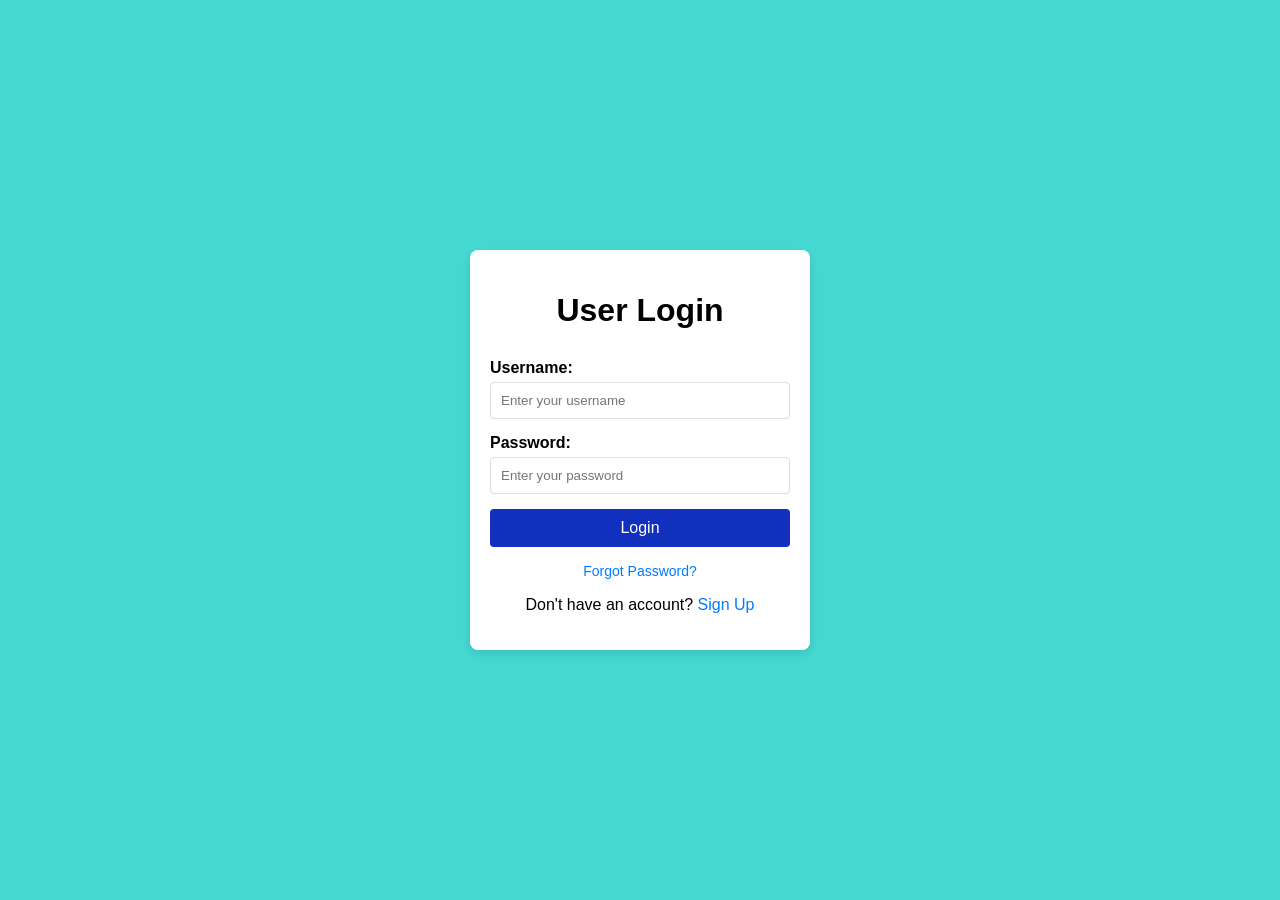
<file: index.html>
<!DOCTYPE html>
<html>
<head>
    <meta charset="UTF-8">
    <title>User Login</title>
    <link rel="stylesheet" href="style.css">
</head>
<body>
    <form method="POST" action="authenticate.php">
        <h1 style="text-align: center; margin-bottom: 30px;">User Login</h1>
        <div>
            <label for="login_username">Username:</label>
            <input type="text" name="login_username" id="login_username" placeholder="Enter your username" required>
        </div>
        <div>
            <label for="login_password">Password:</label>
            <input type="password" name="login_password" id="login_password" placeholder="Enter your password" required>
        </div>
        <div>
            <input type="submit" value="Login">
        </div>
        <div class="forgot-password">
            <a href="recover.html" target="_blank">Forgot Password?</a>
        </div>
        <div class="signup">
            <p>Don't have an account? <a href="signup.html" target="_blank">Sign Up</a></p>
        </div>
    </form>
</body>
</html>
</file>
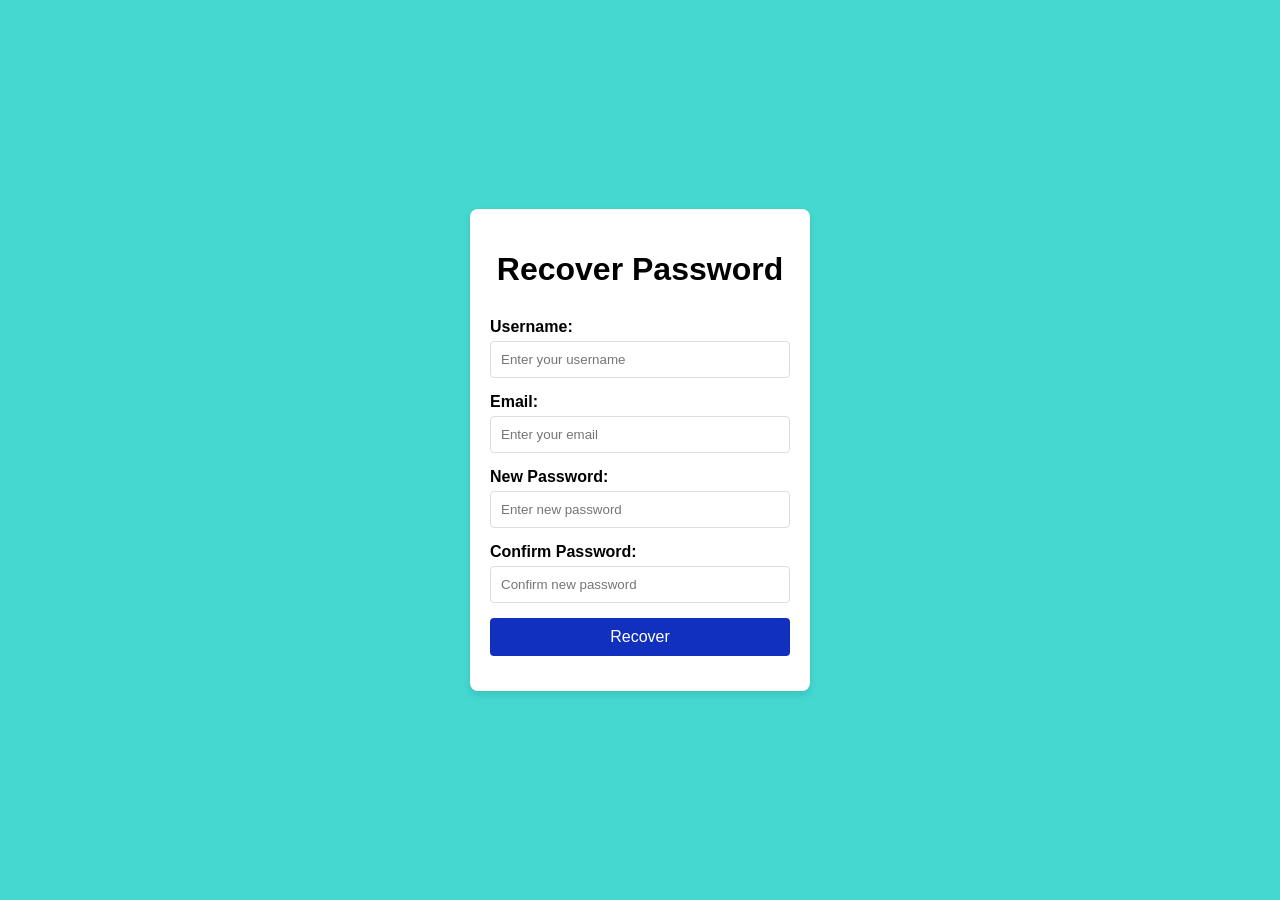
<file: forgot.html>
<!DOCTYPE html>
<html>
<head>
    <meta charset="UTF-8">
    <title>Recover Password</title>
    <link rel="stylesheet" href="style.css">
</head>
<body>
    <form method="POST" action="process_recovery.php">
        <h1 style="text-align: center; margin-bottom: 30px;">Recover Password</h1>
        <div>
            <label for="recovery_username">Username:</label>
            <input type="text" name="recovery_username" id="recovery_username" placeholder="Enter your username" required>
        </div>
        <div>
            <label for="recovery_email">Email:</label>
            <input type="email" name="recovery_email" id="recovery_email" placeholder="Enter your email" required>
        </div>
        <div>
            <label for="new_password">New Password:</label>
            <input type="password" name="new_password" id="new_password" placeholder="Enter new password" required>
        </div>
        <div>
            <label for="confirm_new_password">Confirm Password:</label>
            <input type="password" name="confirm_new_password" id="confirm_new_password" placeholder="Confirm new password" required>
        </div>
        <div>
            <input type="submit" value="Recover">
        </div>
    </form>
</body>
</html>
</file>
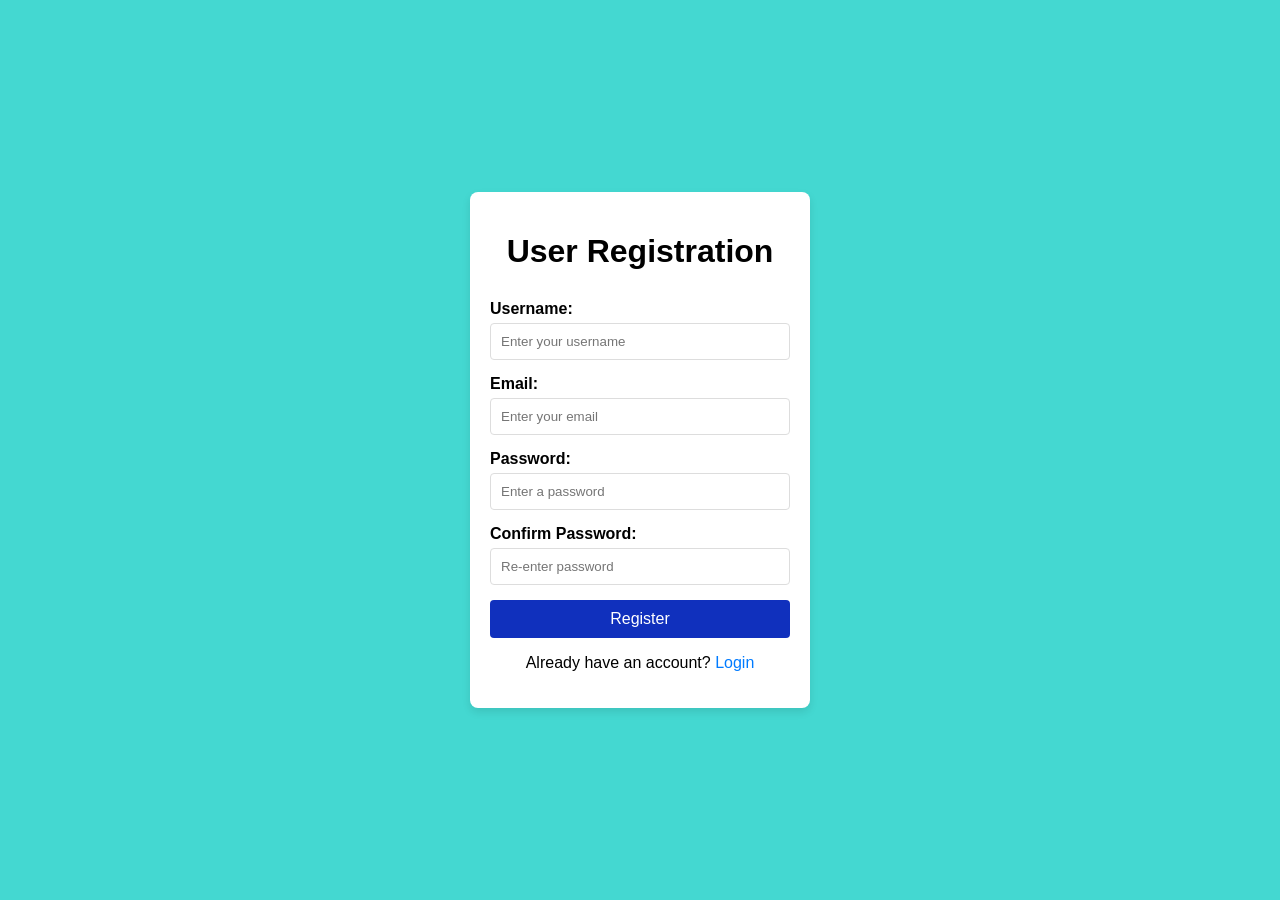
<file: signup.html>
<!DOCTYPE html>
<html>
<head>
    <meta charset="UTF-8">
    <title>User Registration</title>
    <link rel="stylesheet" href="style.css">
</head>
<body>
    <form method="POST" action="register_user.php">
        <h1 style="text-align: center; margin-bottom: 30px;">User Registration</h1>
        <div>
            <label for="reg_username">Username:</label>
            <input type="text" name="reg_username" id="reg_username" placeholder="Enter your username" required>
        </div>
        <div>
            <label for="reg_email">Email:</label>
            <input type="email" name="reg_email" id="reg_email" placeholder="Enter your email" required>
        </div>
        <div>
            <label for="reg_password">Password:</label>
            <input type="password" name="reg_password" id="reg_password" placeholder="Enter a password" required>
        </div>
        <div>
            <label for="confirm_reg_password">Confirm Password:</label>
            <input type="password" name="confirm_reg_password" id="confirm_reg_password" placeholder="Re-enter password" required>
        </div>
        <div>
            <input type="submit" value="Register">
        </div>
        <div class="sign">
            <p>Already have an account? <a href="index.html">Login</a></p>
        </div>
    </form>
</body>
</html>
</file>
<file: style.css>
body {
    
    font-family: Arial, sans-serif;
    background-color: #44d8d1;
    margin: 0;
    padding: 0;
    display: flex;
    justify-content: center;
    align-items: center;
    height: 100vh
}

form {
    background-color: white;
    padding: 20px;
    border-radius: 8px;
    box-shadow: 0 4px 8px rgba(0, 0, 0, 0.1);
    width: 300px;
}

form div {
    margin-bottom: 15px;
}

label {
    display: block;
    margin-bottom: 5px;
    font-weight: bold;
}
input[type="text"],
input[type="email"],
input[type="password"]{
    width: 100%;
    padding: 10px;
    border: 1px solid #ddd;
    border-radius: 4px;
    box-sizing: border-box;
}

input[type="submit"] {
    width: 100%;
    padding: 10px;
    background-color: #1030bd;
    color: white;
    border: none;
    border-radius: 4px;
    font-size: 16px;
    cursor: pointer;
}

input[type="submit"]:hover {
    background-color: #0a07c5;
}
.forgot-password {
    margin-top: 10px;
    text-align: center;
}

.forgot-password a {
    color: #007bff;
    text-decoration: none;
    font-size: 14px;
}

.forgot-password a:hover {
    text-decoration: underline;
}
.signup {
    text-align: center;
    margin-top: 10px;
}

.signup a {
    color: #007bff;
    text-decoration: none;
}

.signup a:hover {
    text-decoration: underline;
}
.sign {
    text-align: center;
    margin-top: 10px;
}

.sign a {
    color: #007bff;
    text-decoration: none;
}

.sign a:hover {
    text-decoration: underline;
}
</file>
